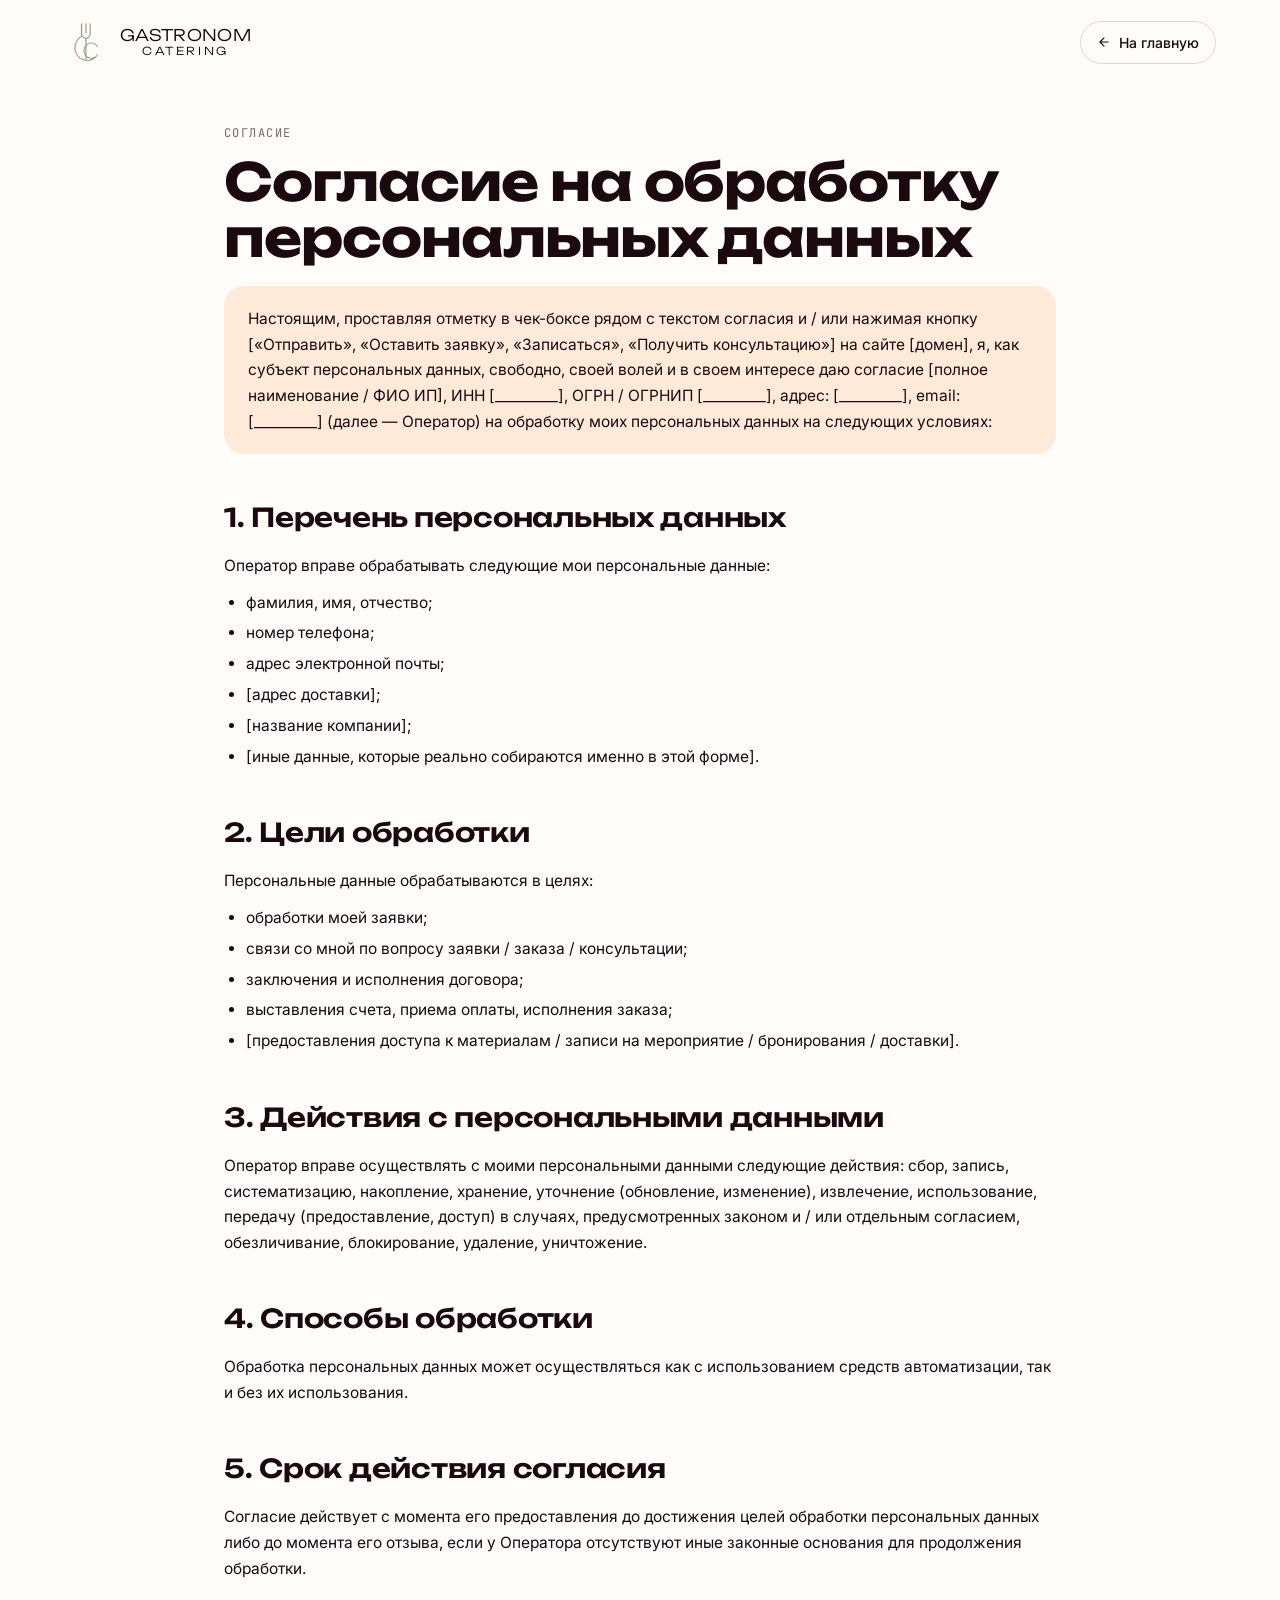
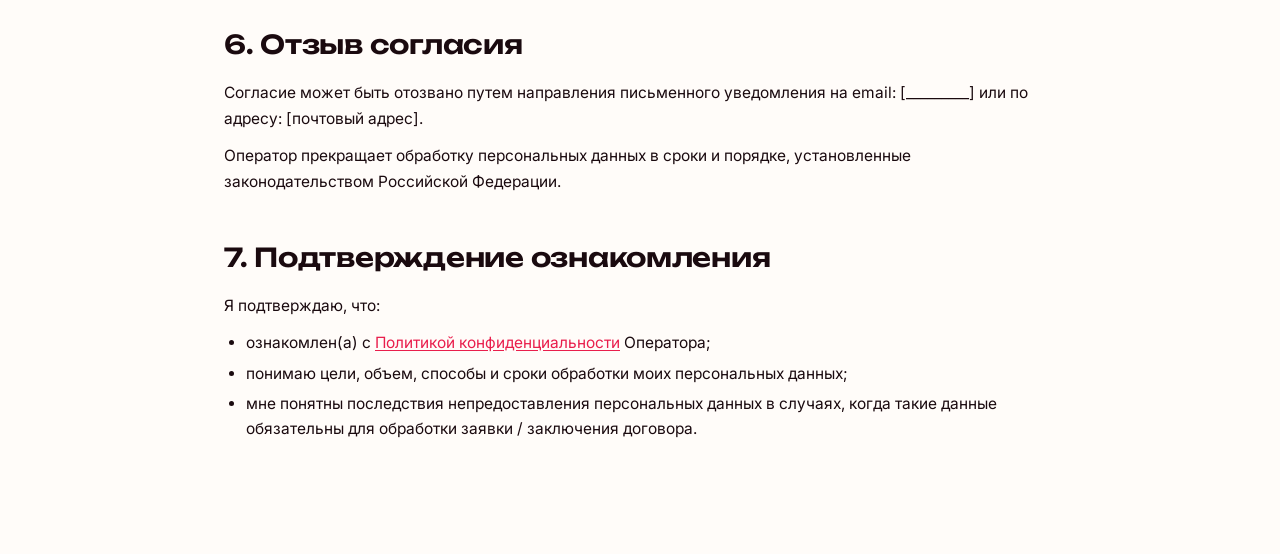
<file: personal-data.html>
<!DOCTYPE html>
<html lang="ru">
<head>
<meta charset="UTF-8" />
<meta name="viewport" content="width=device-width, initial-scale=1.0" />
<title>Согласие на обработку персональных данных — Gastronom Catering</title>
<meta name="description" content="Согласие на обработку персональных данных при направлении заявок через сайт Gastronom Catering.">
<meta name="robots" content="noindex">
<link rel="preconnect" href="https://fonts.googleapis.com">
<link rel="preconnect" href="https://fonts.gstatic.com" crossorigin>
<link href="https://fonts.googleapis.com/css2?family=Unbounded:wght@200;300;400;500;600;700;800;900&family=Inter:wght@400;500;600;700&family=JetBrains+Mono:wght@400;500&display=swap" rel="stylesheet">
<link rel="stylesheet" href="styles.css">
<style>
  .legal-page { max-width: 880px; margin: 0 auto; padding: 40px 24px 96px; }
  .legal-header {
    display: flex; align-items: center; justify-content: space-between; gap: 16px;
    padding: 20px 24px; max-width: 1200px; margin: 0 auto;
  }
  .legal-header .logo {
    display: flex; align-items: center; gap: 12px; text-decoration: none; color: var(--ink);
  }
  .legal-header .logo img { height: 44px; width: auto; display: block; }
  .legal-back {
    display: inline-flex; align-items: center; gap: 8px;
    padding: 10px 16px; border-radius: 999px;
    border: 1.5px solid var(--ink-15); color: var(--ink);
    font-size: 14px; font-weight: 500; transition: border-color .18s, color .18s;
  }
  .legal-back:hover { border-color: var(--raspberry); color: var(--raspberry); }
  .legal-back svg { width: 14px; height: 14px; }

  .legal-meta {
    font-family: 'JetBrains Mono', monospace;
    font-size: 12px; text-transform: uppercase; letter-spacing: 0.12em;
    color: var(--ink-60); margin-bottom: 12px;
  }
  .legal-title {
    font-family: 'Unbounded', sans-serif;
    font-weight: 700; letter-spacing: -0.02em; line-height: 1.08;
    font-size: clamp(32px, 4.2vw, 52px);
    margin-bottom: 20px;
  }

  .legal-page h2 {
    font-family: 'Unbounded', sans-serif;
    font-weight: 600; letter-spacing: -0.01em;
    font-size: clamp(20px, 2.1vw, 26px);
    margin: 44px 0 16px;
  }
  .legal-page p { font-size: 15.5px; line-height: 1.65; color: var(--ink); margin-bottom: 12px; }
  .legal-page ul { padding-left: 22px; margin: 8px 0 16px; }
  .legal-page li { font-size: 15.5px; line-height: 1.6; color: var(--ink); margin-bottom: 6px; }
  .legal-page strong { font-weight: 600; }

  .legal-intro {
    background: var(--cream-100);
    border-radius: 20px;
    padding: 20px 24px;
    font-size: 15px; line-height: 1.65; color: var(--ink);
    margin-bottom: 32px;
  }
  .legal-page a.inline-link { color: var(--raspberry); text-decoration: underline; text-underline-offset: 2px; }
  .legal-page a.inline-link:hover { color: var(--raspberry-dark); }

  @media (max-width: 560px) {
    .legal-header { padding: 16px; }
    .legal-header .logo img { height: 36px; }
    .legal-back .legal-back-label { display: none; }
    .legal-page { padding: 24px 18px 64px; }
  }
</style>
</head>
<body>
  <header class="legal-header">
    <a href="./" class="logo">
      <img src="./images/logo.png" alt="Gastronom Catering">
      <span class="logo-text">
        <span class="logo-text-main">GASTRONOM</span>
        <span class="logo-text-sub">CATERING</span>
      </span>
    </a>
    <a href="./" class="legal-back">
      <svg viewBox="0 0 24 24" fill="none" stroke="currentColor" stroke-width="2" stroke-linecap="round" stroke-linejoin="round"><path d="M19 12H5M12 19l-7-7 7-7"/></svg>
      <span class="legal-back-label">На главную</span>
    </a>
  </header>

  <main class="legal-page">
    <div class="legal-meta">Согласие</div>
    <h1 class="legal-title">Согласие на обработку персональных данных</h1>

    <p class="legal-intro">
      Настоящим, проставляя отметку в чек-боксе рядом с текстом согласия и / или нажимая кнопку
      [«Отправить», «Оставить заявку», «Записаться», «Получить консультацию»] на сайте [домен],
      я, как субъект персональных данных, свободно, своей волей и в своем интересе даю согласие
      [полное наименование / ФИО ИП], ИНН [_________], ОГРН / ОГРНИП [_________],
      адрес: [_________], email: [_________] (далее — Оператор)
      на обработку моих персональных данных на следующих условиях:
    </p>

    <h2>1. Перечень персональных данных</h2>
    <p>Оператор вправе обрабатывать следующие мои персональные данные:</p>
    <ul>
      <li>фамилия, имя, отчество;</li>
      <li>номер телефона;</li>
      <li>адрес электронной почты;</li>
      <li>[адрес доставки];</li>
      <li>[название компании];</li>
      <li>[иные данные, которые реально собираются именно в этой форме].</li>
    </ul>

    <h2>2. Цели обработки</h2>
    <p>Персональные данные обрабатываются в целях:</p>
    <ul>
      <li>обработки моей заявки;</li>
      <li>связи со мной по вопросу заявки / заказа / консультации;</li>
      <li>заключения и исполнения договора;</li>
      <li>выставления счета, приема оплаты, исполнения заказа;</li>
      <li>[предоставления доступа к материалам / записи на мероприятие / бронирования / доставки].</li>
    </ul>

    <h2>3. Действия с персональными данными</h2>
    <p>
      Оператор вправе осуществлять с моими персональными данными следующие действия:
      сбор, запись, систематизацию, накопление, хранение, уточнение (обновление, изменение),
      извлечение, использование, передачу (предоставление, доступ) в случаях, предусмотренных
      законом и / или отдельным согласием, обезличивание, блокирование, удаление, уничтожение.
    </p>

    <h2>4. Способы обработки</h2>
    <p>Обработка персональных данных может осуществляться как с использованием средств автоматизации, так и без их использования.</p>

    <h2>5. Срок действия согласия</h2>
    <p>
      Согласие действует с момента его предоставления до достижения целей обработки персональных данных
      либо до момента его отзыва, если у Оператора отсутствуют иные законные основания для продолжения обработки.
    </p>

    <h2>6. Отзыв согласия</h2>
    <p>
      Согласие может быть отозвано путем направления письменного уведомления на email: [_________]
      или по адресу: [почтовый адрес].
    </p>
    <p>
      Оператор прекращает обработку персональных данных в сроки и порядке, установленные
      законодательством Российской Федерации.
    </p>

    <h2>7. Подтверждение ознакомления</h2>
    <p>Я подтверждаю, что:</p>
    <ul>
      <li>ознакомлен(а) с <a href="./privacy-policy.html" class="inline-link">Политикой конфиденциальности</a> Оператора;</li>
      <li>понимаю цели, объем, способы и сроки обработки моих персональных данных;</li>
      <li>мне понятны последствия непредоставления персональных данных в случаях, когда такие данные обязательны для обработки заявки / заключения договора.</li>
    </ul>
  </main>
</body>
</html>
</file>
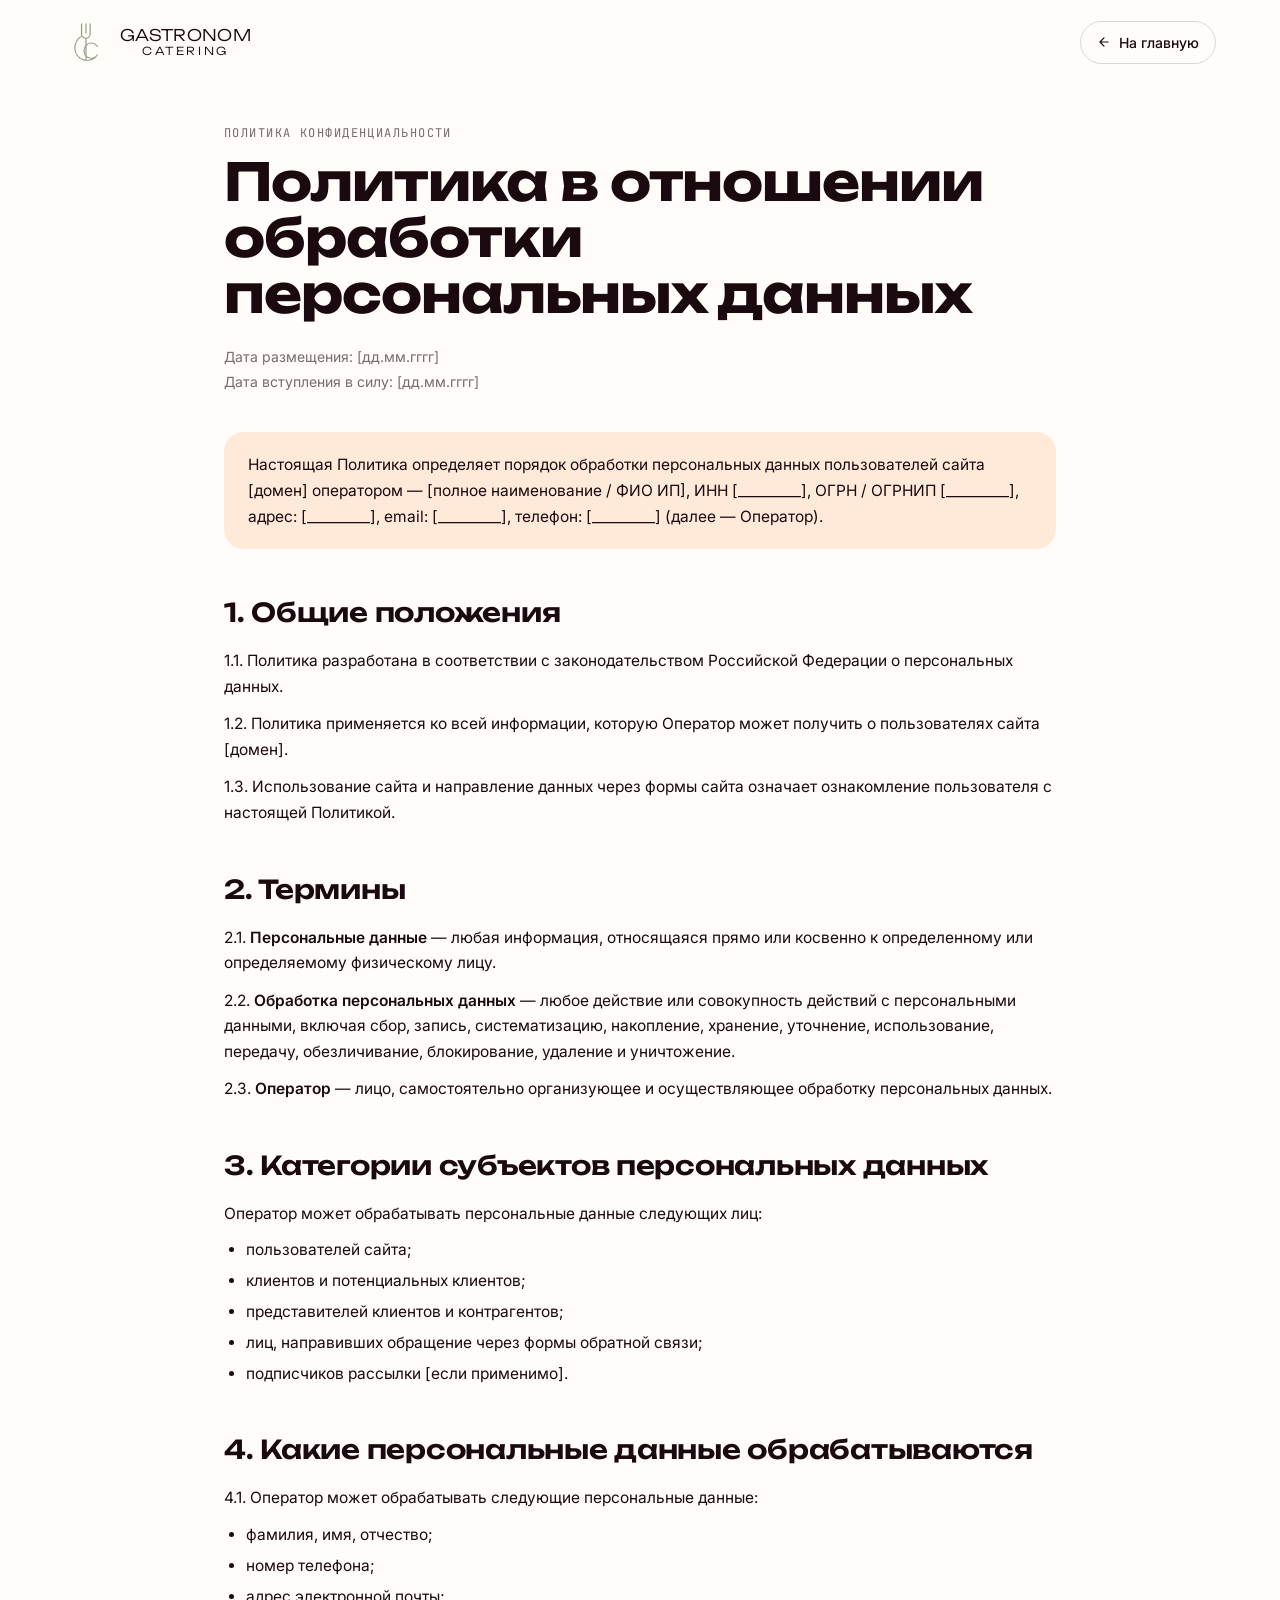
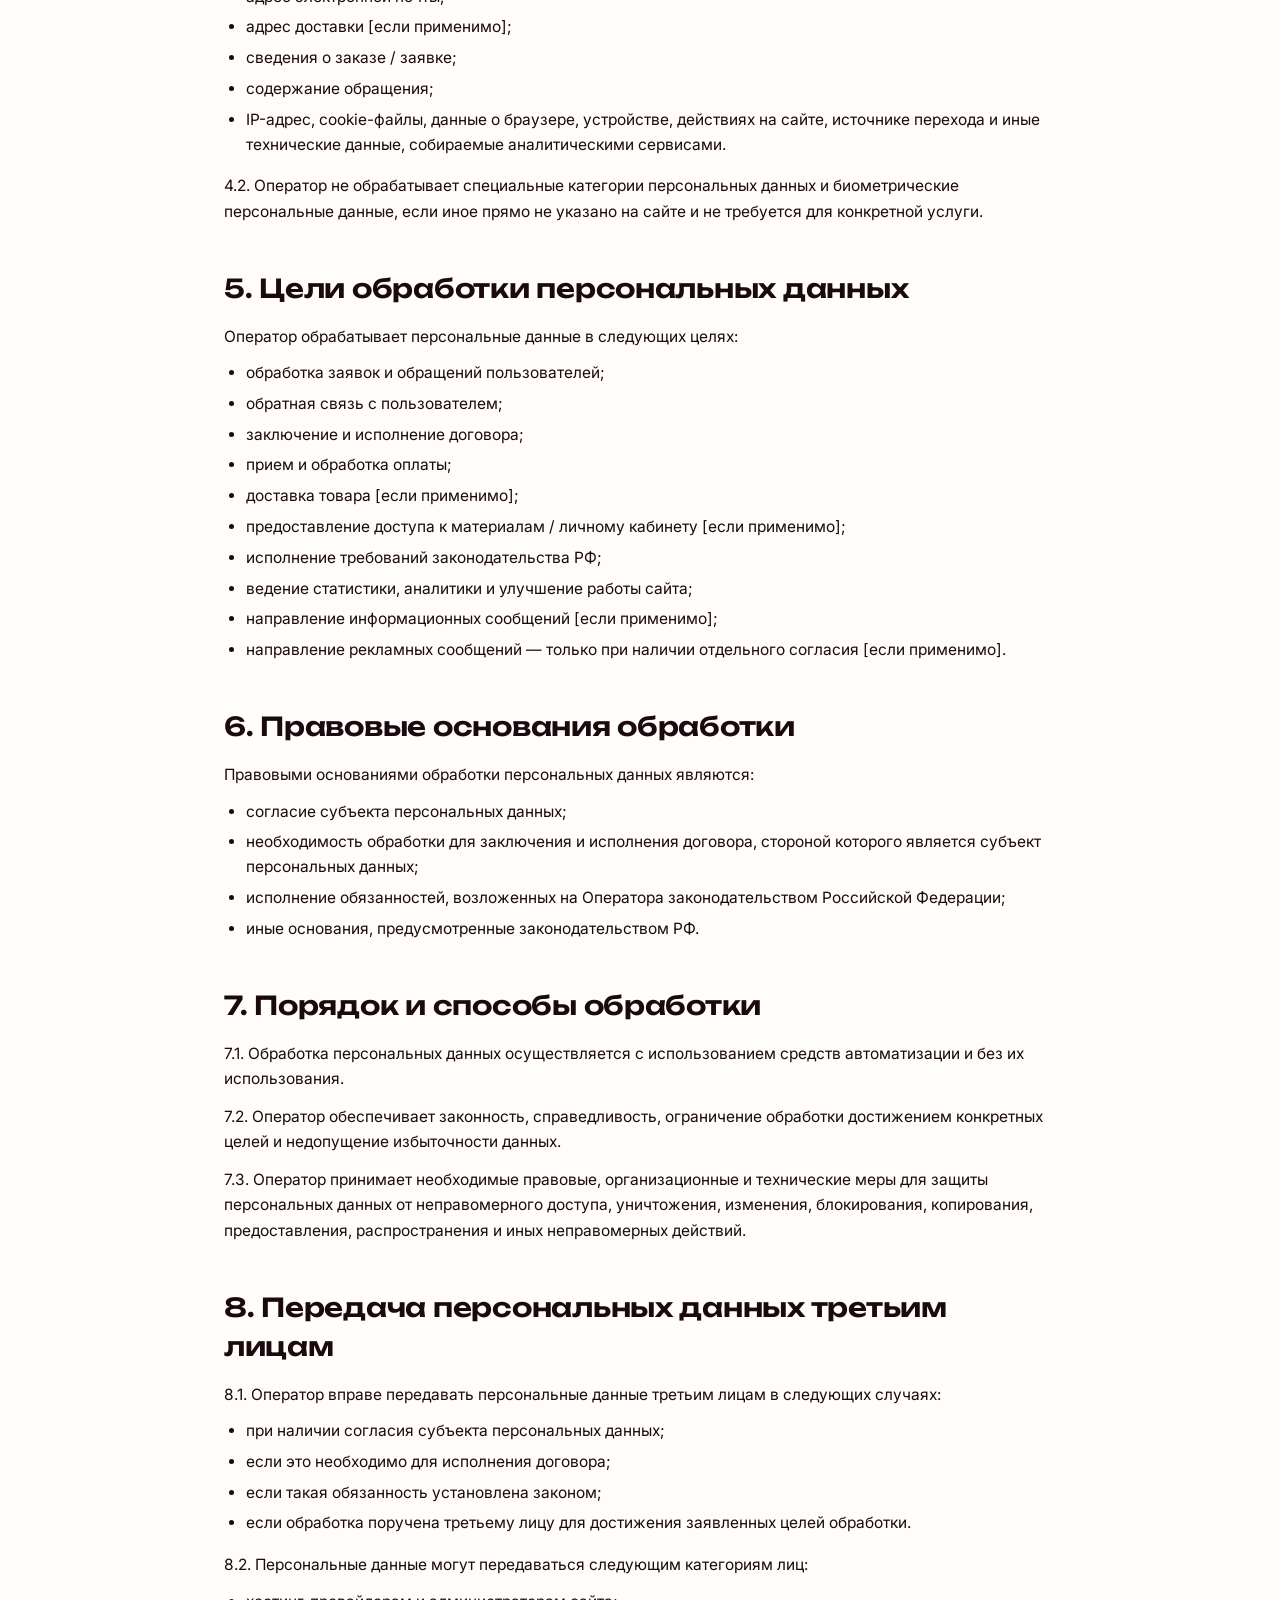
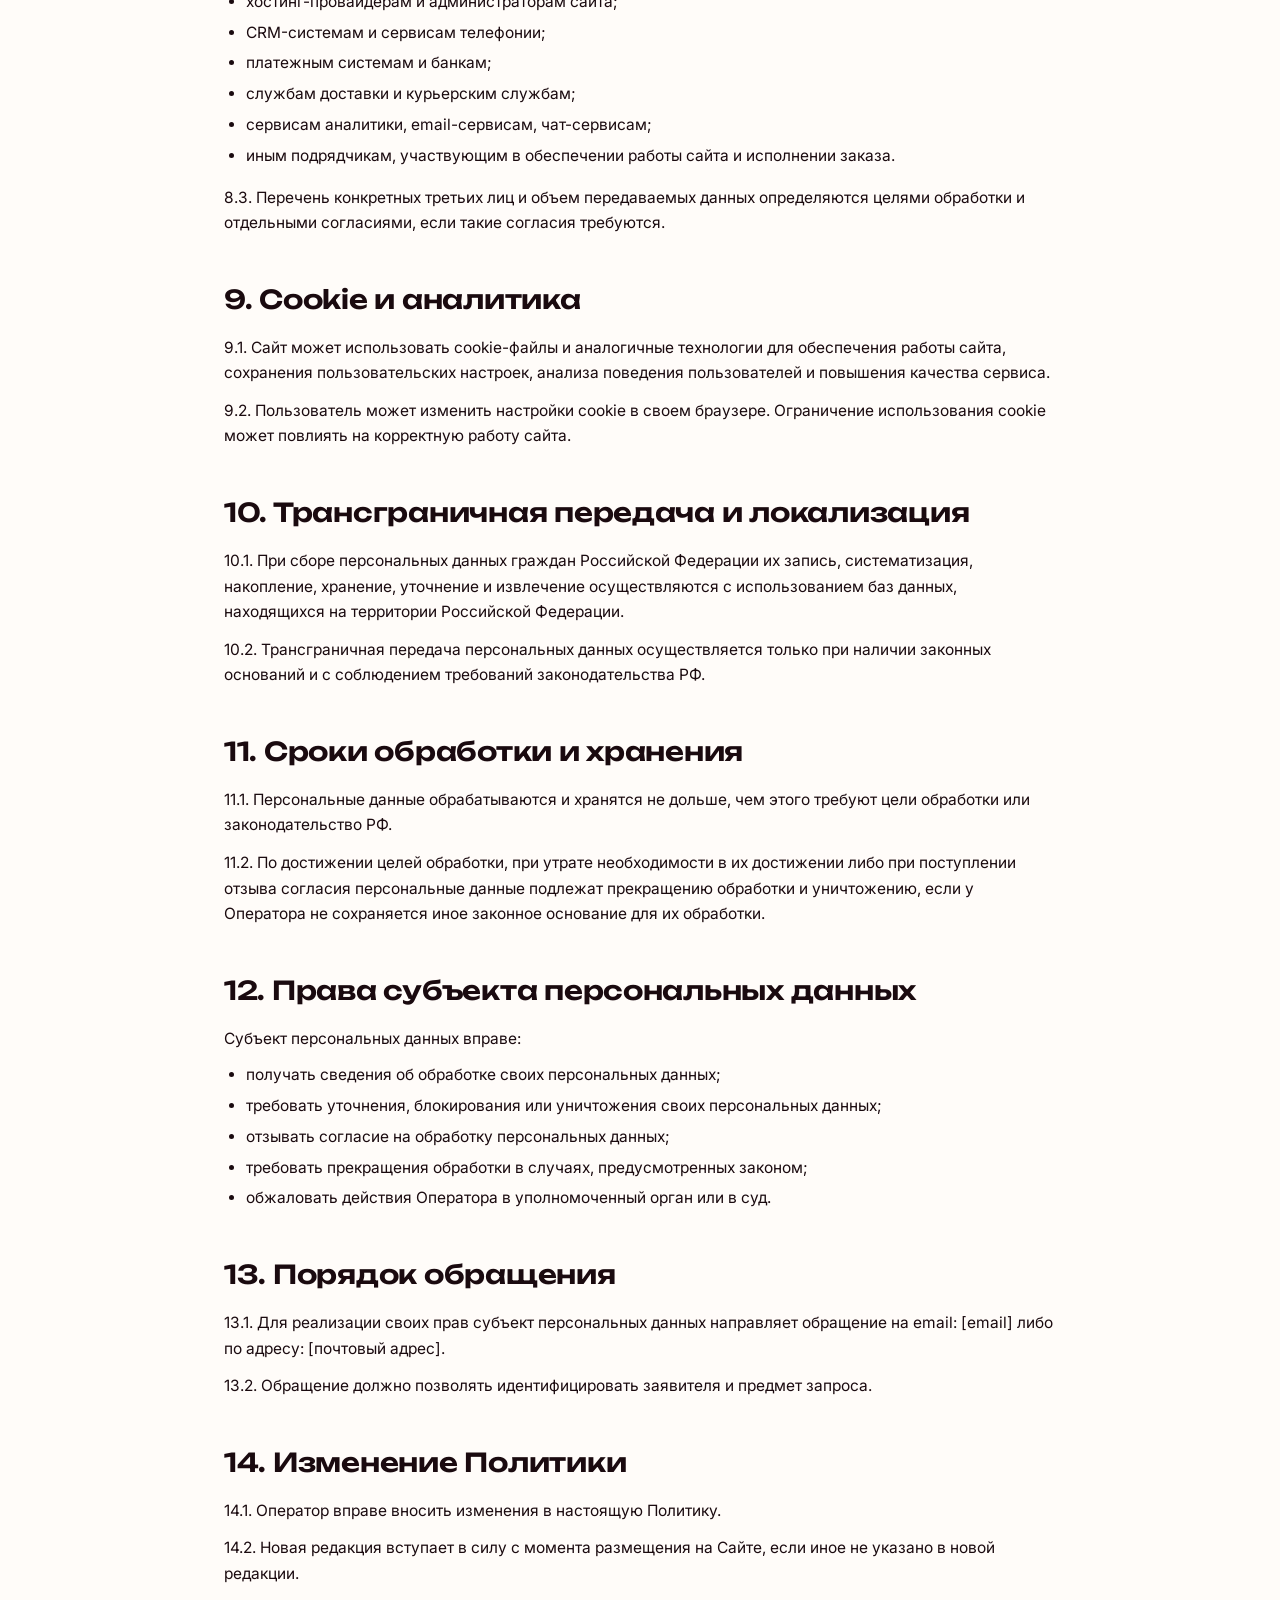
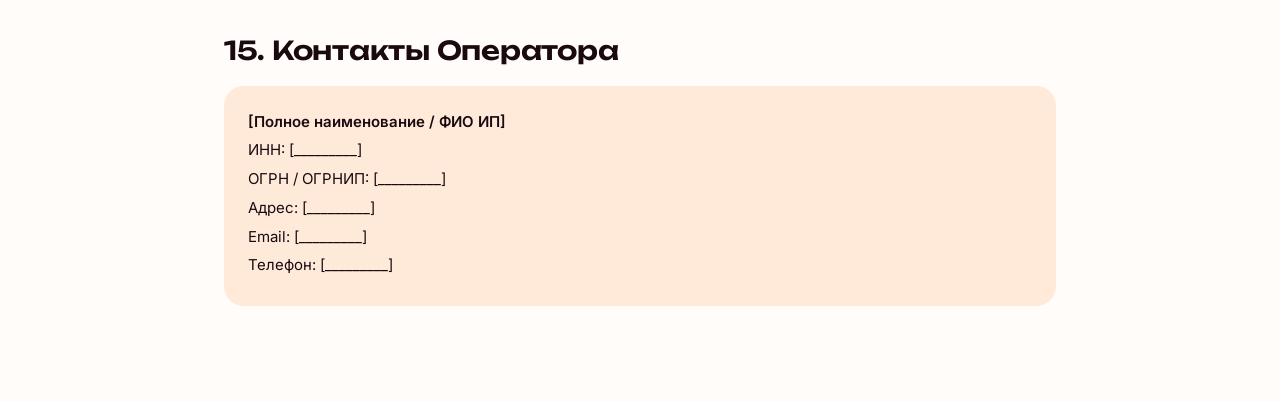
<file: privacy-policy.html>
<!DOCTYPE html>
<html lang="ru">
<head>
<meta charset="UTF-8" />
<meta name="viewport" content="width=device-width, initial-scale=1.0" />
<title>Политика конфиденциальности — Gastronom Catering</title>
<meta name="description" content="Политика в отношении обработки персональных данных на сайте Gastronom Catering.">
<meta name="robots" content="noindex">
<link rel="preconnect" href="https://fonts.googleapis.com">
<link rel="preconnect" href="https://fonts.gstatic.com" crossorigin>
<link href="https://fonts.googleapis.com/css2?family=Unbounded:wght@200;300;400;500;600;700;800;900&family=Inter:wght@400;500;600;700&family=JetBrains+Mono:wght@400;500&display=swap" rel="stylesheet">
<link rel="stylesheet" href="styles.css">
<style>
  .legal-page { max-width: 880px; margin: 0 auto; padding: 40px 24px 96px; }
  .legal-header {
    display: flex; align-items: center; justify-content: space-between; gap: 16px;
    padding: 20px 24px; max-width: 1200px; margin: 0 auto;
  }
  .legal-header .logo {
    display: flex; align-items: center; gap: 12px; text-decoration: none; color: var(--ink);
  }
  .legal-header .logo img { height: 44px; width: auto; display: block; }
  .legal-back {
    display: inline-flex; align-items: center; gap: 8px;
    padding: 10px 16px; border-radius: 999px;
    border: 1.5px solid var(--ink-15); color: var(--ink);
    font-size: 14px; font-weight: 500; transition: border-color .18s, color .18s;
  }
  .legal-back:hover { border-color: var(--raspberry); color: var(--raspberry); }
  .legal-back svg { width: 14px; height: 14px; }

  .legal-meta {
    font-family: 'JetBrains Mono', monospace;
    font-size: 12px; text-transform: uppercase; letter-spacing: 0.12em;
    color: var(--ink-60); margin-bottom: 12px;
  }
  .legal-title {
    font-family: 'Unbounded', sans-serif;
    font-weight: 700; letter-spacing: -0.02em; line-height: 1.08;
    font-size: clamp(32px, 4.2vw, 52px);
    margin-bottom: 20px;
  }
  .legal-subtitle {
    font-size: 15px; color: var(--ink-60); line-height: 1.55; margin-bottom: 8px;
  }
  .legal-dates { margin: 24px 0 40px; font-size: 14px; color: var(--ink-60); }
  .legal-dates div + div { margin-top: 4px; }

  .legal-page h2 {
    font-family: 'Unbounded', sans-serif;
    font-weight: 600; letter-spacing: -0.01em;
    font-size: clamp(20px, 2.1vw, 26px);
    margin: 44px 0 16px;
  }
  .legal-page p { font-size: 15.5px; line-height: 1.65; color: var(--ink); margin-bottom: 12px; }
  .legal-page ul { padding-left: 22px; margin: 8px 0 16px; }
  .legal-page li { font-size: 15.5px; line-height: 1.6; color: var(--ink); margin-bottom: 6px; }
  .legal-page strong { font-weight: 600; }

  .legal-intro {
    background: var(--cream-100);
    border-radius: 20px;
    padding: 20px 24px;
    font-size: 15px; line-height: 1.6; color: var(--ink);
    margin-bottom: 32px;
  }

  .legal-contacts {
    background: var(--cream-100);
    border-radius: 20px;
    padding: 24px;
    margin-top: 16px;
    font-size: 15px; line-height: 1.65;
  }
  .legal-contacts div { margin-bottom: 4px; }

  @media (max-width: 560px) {
    .legal-header { padding: 16px; }
    .legal-header .logo img { height: 36px; }
    .legal-back .legal-back-label { display: none; }
    .legal-page { padding: 24px 18px 64px; }
  }
</style>
</head>
<body>
  <header class="legal-header">
    <a href="./" class="logo">
      <img src="./images/logo.png" alt="Gastronom Catering">
      <span class="logo-text">
        <span class="logo-text-main">GASTRONOM</span>
        <span class="logo-text-sub">CATERING</span>
      </span>
    </a>
    <a href="./" class="legal-back">
      <svg viewBox="0 0 24 24" fill="none" stroke="currentColor" stroke-width="2" stroke-linecap="round" stroke-linejoin="round"><path d="M19 12H5M12 19l-7-7 7-7"/></svg>
      <span class="legal-back-label">На главную</span>
    </a>
  </header>

  <main class="legal-page">
    <div class="legal-meta">Политика конфиденциальности</div>
    <h1 class="legal-title">Политика в отношении обработки персональных данных</h1>

    <div class="legal-dates">
      <div>Дата размещения: [дд.мм.гггг]</div>
      <div>Дата вступления в силу: [дд.мм.гггг]</div>
    </div>

    <p class="legal-intro">
      Настоящая Политика определяет порядок обработки персональных данных пользователей сайта [домен] оператором —
      [полное наименование / ФИО ИП], ИНН [_________], ОГРН / ОГРНИП [_________], адрес: [_________],
      email: [_________], телефон: [_________] (далее — Оператор).
    </p>

    <h2>1. Общие положения</h2>
    <p>1.1. Политика разработана в соответствии с законодательством Российской Федерации о персональных данных.</p>
    <p>1.2. Политика применяется ко всей информации, которую Оператор может получить о пользователях сайта [домен].</p>
    <p>1.3. Использование сайта и направление данных через формы сайта означает ознакомление пользователя с настоящей Политикой.</p>

    <h2>2. Термины</h2>
    <p>2.1. <strong>Персональные данные</strong> — любая информация, относящаяся прямо или косвенно к определенному или определяемому физическому лицу.</p>
    <p>2.2. <strong>Обработка персональных данных</strong> — любое действие или совокупность действий с персональными данными, включая сбор, запись, систематизацию, накопление, хранение, уточнение, использование, передачу, обезличивание, блокирование, удаление и уничтожение.</p>
    <p>2.3. <strong>Оператор</strong> — лицо, самостоятельно организующее и осуществляющее обработку персональных данных.</p>

    <h2>3. Категории субъектов персональных данных</h2>
    <p>Оператор может обрабатывать персональные данные следующих лиц:</p>
    <ul>
      <li>пользователей сайта;</li>
      <li>клиентов и потенциальных клиентов;</li>
      <li>представителей клиентов и контрагентов;</li>
      <li>лиц, направивших обращение через формы обратной связи;</li>
      <li>подписчиков рассылки [если применимо].</li>
    </ul>

    <h2>4. Какие персональные данные обрабатываются</h2>
    <p>4.1. Оператор может обрабатывать следующие персональные данные:</p>
    <ul>
      <li>фамилия, имя, отчество;</li>
      <li>номер телефона;</li>
      <li>адрес электронной почты;</li>
      <li>адрес доставки [если применимо];</li>
      <li>сведения о заказе / заявке;</li>
      <li>содержание обращения;</li>
      <li>IP-адрес, cookie-файлы, данные о браузере, устройстве, действиях на сайте, источнике перехода и иные технические данные, собираемые аналитическими сервисами.</li>
    </ul>
    <p>4.2. Оператор не обрабатывает специальные категории персональных данных и биометрические персональные данные, если иное прямо не указано на сайте и не требуется для конкретной услуги.</p>

    <h2>5. Цели обработки персональных данных</h2>
    <p>Оператор обрабатывает персональные данные в следующих целях:</p>
    <ul>
      <li>обработка заявок и обращений пользователей;</li>
      <li>обратная связь с пользователем;</li>
      <li>заключение и исполнение договора;</li>
      <li>прием и обработка оплаты;</li>
      <li>доставка товара [если применимо];</li>
      <li>предоставление доступа к материалам / личному кабинету [если применимо];</li>
      <li>исполнение требований законодательства РФ;</li>
      <li>ведение статистики, аналитики и улучшение работы сайта;</li>
      <li>направление информационных сообщений [если применимо];</li>
      <li>направление рекламных сообщений — только при наличии отдельного согласия [если применимо].</li>
    </ul>

    <h2>6. Правовые основания обработки</h2>
    <p>Правовыми основаниями обработки персональных данных являются:</p>
    <ul>
      <li>согласие субъекта персональных данных;</li>
      <li>необходимость обработки для заключения и исполнения договора, стороной которого является субъект персональных данных;</li>
      <li>исполнение обязанностей, возложенных на Оператора законодательством Российской Федерации;</li>
      <li>иные основания, предусмотренные законодательством РФ.</li>
    </ul>

    <h2>7. Порядок и способы обработки</h2>
    <p>7.1. Обработка персональных данных осуществляется с использованием средств автоматизации и без их использования.</p>
    <p>7.2. Оператор обеспечивает законность, справедливость, ограничение обработки достижением конкретных целей и недопущение избыточности данных.</p>
    <p>7.3. Оператор принимает необходимые правовые, организационные и технические меры для защиты персональных данных от неправомерного доступа, уничтожения, изменения, блокирования, копирования, предоставления, распространения и иных неправомерных действий.</p>

    <h2>8. Передача персональных данных третьим лицам</h2>
    <p>8.1. Оператор вправе передавать персональные данные третьим лицам в следующих случаях:</p>
    <ul>
      <li>при наличии согласия субъекта персональных данных;</li>
      <li>если это необходимо для исполнения договора;</li>
      <li>если такая обязанность установлена законом;</li>
      <li>если обработка поручена третьему лицу для достижения заявленных целей обработки.</li>
    </ul>
    <p>8.2. Персональные данные могут передаваться следующим категориям лиц:</p>
    <ul>
      <li>хостинг-провайдерам и администраторам сайта;</li>
      <li>CRM-системам и сервисам телефонии;</li>
      <li>платежным системам и банкам;</li>
      <li>службам доставки и курьерским службам;</li>
      <li>сервисам аналитики, email-сервисам, чат-сервисам;</li>
      <li>иным подрядчикам, участвующим в обеспечении работы сайта и исполнении заказа.</li>
    </ul>
    <p>8.3. Перечень конкретных третьих лиц и объем передаваемых данных определяются целями обработки и отдельными согласиями, если такие согласия требуются.</p>

    <h2>9. Cookie и аналитика</h2>
    <p>9.1. Сайт может использовать cookie-файлы и аналогичные технологии для обеспечения работы сайта, сохранения пользовательских настроек, анализа поведения пользователей и повышения качества сервиса.</p>
    <p>9.2. Пользователь может изменить настройки cookie в своем браузере. Ограничение использования cookie может повлиять на корректную работу сайта.</p>

    <h2>10. Трансграничная передача и локализация</h2>
    <p>10.1. При сборе персональных данных граждан Российской Федерации их запись, систематизация, накопление, хранение, уточнение и извлечение осуществляются с использованием баз данных, находящихся на территории Российской Федерации.</p>
    <p>10.2. Трансграничная передача персональных данных осуществляется только при наличии законных оснований и с соблюдением требований законодательства РФ.</p>

    <h2>11. Сроки обработки и хранения</h2>
    <p>11.1. Персональные данные обрабатываются и хранятся не дольше, чем этого требуют цели обработки или законодательство РФ.</p>
    <p>11.2. По достижении целей обработки, при утрате необходимости в их достижении либо при поступлении отзыва согласия персональные данные подлежат прекращению обработки и уничтожению, если у Оператора не сохраняется иное законное основание для их обработки.</p>

    <h2>12. Права субъекта персональных данных</h2>
    <p>Субъект персональных данных вправе:</p>
    <ul>
      <li>получать сведения об обработке своих персональных данных;</li>
      <li>требовать уточнения, блокирования или уничтожения своих персональных данных;</li>
      <li>отзывать согласие на обработку персональных данных;</li>
      <li>требовать прекращения обработки в случаях, предусмотренных законом;</li>
      <li>обжаловать действия Оператора в уполномоченный орган или в суд.</li>
    </ul>

    <h2>13. Порядок обращения</h2>
    <p>13.1. Для реализации своих прав субъект персональных данных направляет обращение на email: [email] либо по адресу: [почтовый адрес].</p>
    <p>13.2. Обращение должно позволять идентифицировать заявителя и предмет запроса.</p>

    <h2>14. Изменение Политики</h2>
    <p>14.1. Оператор вправе вносить изменения в настоящую Политику.</p>
    <p>14.2. Новая редакция вступает в силу с момента размещения на Сайте, если иное не указано в новой редакции.</p>

    <h2>15. Контакты Оператора</h2>
    <div class="legal-contacts">
      <div><strong>[Полное наименование / ФИО ИП]</strong></div>
      <div>ИНН: [_________]</div>
      <div>ОГРН / ОГРНИП: [_________]</div>
      <div>Адрес: [_________]</div>
      <div>Email: [_________]</div>
      <div>Телефон: [_________]</div>
    </div>
  </main>
</body>
</html>
</file>
<file: styles.css>
:root {
    --raspberry: #E91E4C;
    --raspberry-dark: #B8143A;
    --raspberry-soft: #F4557A;
    --yellow: #FFEB69;
    --yellow-soft: #FFF4A8;

    --cream-50: #FFFCF9;
    --cream-100: #FFEADA;
    --cream-200: #FFD9C2;
    --cream-300: #FFEB69;

    --peach: #FFD9C2;
    --coral: #F4557A;
    --tomato: #E91E4C;
    --brick: #B8143A;

    --ink: #1A0A0F;
    --ink-60: rgba(26, 10, 15, 0.6);
    --ink-40: rgba(26, 10, 15, 0.4);
    --ink-15: rgba(26, 10, 15, 0.15);
    --ink-08: rgba(26, 10, 15, 0.08);
  }
  * { box-sizing: border-box; margin: 0; padding: 0; }
  html, body {
    background: var(--cream-50);
    color: var(--ink);
    font-family: 'Inter', system-ui, sans-serif;
    font-size: 16px;
    line-height: 1.5;
    -webkit-font-smoothing: antialiased;
    overflow-x: clip;
    overflow-y: auto;
    width: 100%;
    max-width: 100vw;
  }
  section { overflow-x: clip; }
  button { font-family: inherit; cursor: pointer; border: none; background: none; color: inherit; }
  a { color: inherit; text-decoration: none; }
  .display { font-family: 'Unbounded', 'Inter', sans-serif; letter-spacing: -0.02em; line-height: 1; font-weight: 700; }
  .mono { font-family: 'JetBrains Mono', monospace; }

  .accent { color: var(--raspberry); }
  .accent-italic { color: var(--raspberry); font-style: italic; font-weight: 600; }

  /* Placeholder */
  .ph {
    position: relative; overflow: hidden;
    background:
      repeating-linear-gradient(135deg, rgba(28,20,15,0.05) 0 1px, transparent 1px 14px),
      linear-gradient(135deg, var(--cream-200), var(--cream-300));
    display: flex; align-items: flex-end; justify-content: flex-start;
  }
  .ph .ph-label {
    font-family: 'JetBrains Mono', monospace;
    font-size: 11px; text-transform: uppercase; letter-spacing: 0.1em;
    color: var(--ink-60); padding: 10px 12px;
    background: rgba(255, 249, 241, 0.7); backdrop-filter: blur(6px);
    border-top-right-radius: 10px;
  }
  .ph.coral {
    background:
      repeating-linear-gradient(135deg, rgba(255,255,255,0.18) 0 1px, transparent 1px 14px),
      linear-gradient(135deg, var(--coral), var(--tomato));
  }
  .ph.peach {
    background:
      repeating-linear-gradient(135deg, rgba(28,20,15,0.06) 0 1px, transparent 1px 14px),
      linear-gradient(135deg, var(--peach), var(--coral));
  }

  .glass {
    background: rgba(255, 249, 241, 0.55);
    backdrop-filter: blur(14px) saturate(1.3);
    -webkit-backdrop-filter: blur(14px) saturate(1.3);
    border: 1px solid rgba(255, 255, 255, 0.5);
    box-shadow: 0 1px 0 rgba(255,255,255,0.7) inset, 0 8px 24px rgba(28,20,15,0.06);
  }
  .glass-dark {
    background: rgba(28, 20, 15, 0.45);
    backdrop-filter: blur(14px) saturate(1.3);
    -webkit-backdrop-filter: blur(14px) saturate(1.3);
    border: 1px solid rgba(255, 255, 255, 0.12);
    color: #FFF9F1;
  }

  /* Container — fluid padding */
  .wrap {
    max-width: 1360px; margin: 0 auto;
    padding: 0 clamp(16px, 3.2vw, 32px);
  }

  /* Nav */
  .nav {
    position: sticky; top: 12px; z-index: 50;
    margin: 12px auto 0;
    padding: 0 clamp(12px, 3.2vw, 32px);
  }
  .nav-inner {
    display: flex; align-items: center; justify-content: space-between;
    padding: 10px 10px 10px 20px;
    border-radius: 999px;
    max-width: 1296px; margin: 0 auto;
    gap: 12px;
    background: var(--cream-50);
  }
  .logo {
    display: flex; align-items: center; gap: 10px;
    font-family: 'Unbounded', sans-serif;
    font-weight: 300; letter-spacing: 0.02em;
  }
  .logo-text { display: flex; flex-direction: column; line-height: 1.05; align-items: center; text-align: center; }
  .logo-text-main { font-size: 16px; font-weight: 300; }
  .logo-text-sub { font-size: 11px; font-weight: 300; letter-spacing: 0.24em; margin-top: 2px; }
  .logo-img {
    height: 44px; width: auto; display: block;
    flex-shrink: 0;
  }
  @media (max-width: 560px) {
    .logo-img { height: 52px; }
    .logo-text-main { font-size: 14px; }
    .logo-text-sub { font-size: 10px; }
  }
  .nav-links { display: flex; gap: 4px; }
  .nav-links a {
    padding: 10px 14px; border-radius: 999px;
    font-size: 14px; font-weight: 500; transition: background .2s;
  }
  .nav-links a:hover { background: var(--ink-08); }
  .nav-cta {
    display: inline-flex; align-items: center; gap: 8px;
    padding: 12px 20px;
    background: var(--ink); color: var(--cream-50);
    border-radius: 999px; font-weight: 600; font-size: 14px;
    transition: transform .2s, background .2s;
    white-space: nowrap;
  }
  .nav-phone {
    display: inline-flex; align-items: center; gap: 8px;
    padding: 10px 14px;
    font-family: 'Inter', sans-serif;
    font-size: 15px; font-weight: 400;
    color: var(--ink);
    border-radius: 999px;
    white-space: nowrap;
    transition: background .2s;
  }
  .nav-phone:hover { background: var(--ink-08); }
  .online-dot {
    width: 8px; height: 8px; border-radius: 999px;
    background: #3FB56A;
    box-shadow: 0 0 0 3px rgba(63, 181, 106, 0.22), 0 0 8px rgba(63, 181, 106, 0.6);
    animation: pulse-green 2s ease-in-out infinite;
    flex-shrink: 0;
  }
  @keyframes pulse-green {
    0%, 100% { box-shadow: 0 0 0 3px rgba(63, 181, 106, 0.22), 0 0 8px rgba(63, 181, 106, 0.6); }
    50% { box-shadow: 0 0 0 5px rgba(63, 181, 106, 0.12), 0 0 12px rgba(63, 181, 106, 0.8); }
  }
  @media (max-width: 720px) { .nav-phone { display: none; } }
  .nav-cta:hover { transform: translateY(-1px); background: var(--raspberry); }
  .nav-burger {
    display: none;
    width: 44px; height: 44px; border-radius: 999px;
    background: var(--ink); color: var(--cream-50);
    align-items: center; justify-content: center;
    flex-shrink: 0;
  }
  .nav-burger svg { width: 18px; height: 18px; }

  /* Mobile menu drawer */
  .mobile-menu {
    position: fixed; inset: 0; z-index: 100;
    background: rgba(26, 10, 15, 0.96);
    backdrop-filter: blur(18px);
    color: var(--cream-50);
    padding: 80px 24px 32px;
    display: none;
    flex-direction: column;
    gap: 6px;
  }
  .mobile-menu.on { display: flex; }
  .mobile-menu a {
    font-family: 'Unbounded', sans-serif;
    font-size: 28px; font-weight: 500;
    padding: 14px 0;
    border-bottom: 1px solid rgba(255,255,255,0.08);
    letter-spacing: -0.02em;
  }
  .mobile-menu .close {
    position: absolute; top: 24px; right: 24px;
    width: 44px; height: 44px; border-radius: 999px;
    background: rgba(255,255,255,0.1); color: white;
    display: flex; align-items: center; justify-content: center;
  }
  .mobile-menu .cta-row {
    margin-top: auto; display: flex; flex-direction: column; gap: 10px; padding-top: 24px;
  }

  @media (max-width: 860px) {
    .nav-links { display: none; }
  }
  @media (max-width: 560px) {
    .nav-cta { display: none !important; }
    .nav-burger { display: inline-flex; }
    .mobile-menu a { font-size: 21px !important; }
    .mobile-menu .btn { font-size: 13px !important; padding: 12px 18px !important; }
    .hero-photo .hero-glass-plate {
      left: clamp(16px, 1.6vw, 22px) !important;
      right: clamp(16px, 1.6vw, 22px) !important;
      bottom: clamp(16px, 1.6vw, 22px) !important;
    }
  }

  /* Buttons */
  .btn {
    display: inline-flex; align-items: center; gap: 10px;
    padding: 16px 24px;
    border-radius: 999px;
    font-family: 'Unbounded', sans-serif;
    font-weight: 600; font-size: 14px;
    letter-spacing: -0.005em;
    transition: transform .15s, box-shadow .2s, background .2s;
    white-space: nowrap;
  }
  .qty-face--add { font-family: 'Unbounded', sans-serif !important; letter-spacing: -0.005em !important; }
  .btn-primary {
    background: var(--raspberry); color: white;
    box-shadow: 0 10px 24px -8px rgba(233,30,76,0.55), inset 0 1px 0 rgba(255,255,255,0.3);
  }
  .btn-primary:hover { transform: translateY(-2px); box-shadow: 0 14px 30px -8px rgba(233,30,76,0.7), inset 0 1px 0 rgba(255,255,255,0.3); }
  .btn-primary:disabled,
  .btn-primary[disabled] {
    background: var(--ink-15) !important;
    color: var(--ink-60) !important;
    box-shadow: none !important;
    cursor: not-allowed !important;
    transform: none !important;
  }
  /* FinalCTA сидит на тёмном блоке — tint через --ink-15 на --ink = невидимо.
     Переопределяем disabled-стиль так, чтобы кнопка читалась на тёмном фоне. */
  .final-cta-submit:disabled,
  .final-cta-submit[disabled] {
    background: rgba(233, 30, 76, 0.45) !important;
    color: rgba(255, 255, 255, 0.7) !important;
    box-shadow: none !important;
    cursor: not-allowed !important;
    transform: none !important;
  }

  .cart-checkout-col {
    flex: 1 1 auto;
    min-width: 220px;
  }
  /* Sticky bar снизу drawer'а — кнопка "Оформить заказ" всегда на виду */
  .cart-checkout-bar {
    position: sticky;
    bottom: 16px;
    z-index: 5;
    box-shadow:
      0 16px 36px -14px rgba(28, 20, 15, 0.22),
      0 2px 0 rgba(255, 255, 255, 0.6) inset;
  }
  .cart-checkout-btn {
    width: 100%;
    padding: 14px 28px !important;
    font-size: 15px !important;
    justify-content: center;
  }
  .btn-ghost { background: transparent; color: var(--ink); border: 1.5px solid var(--ink-15); }
  .btn-ghost:hover { background: var(--ink); color: var(--cream-50); border-color: var(--ink); }
  .btn-light { background: var(--cream-50); color: var(--ink); box-shadow: 0 8px 20px -6px rgba(28,20,15,0.15); }
  .btn-light:hover { transform: translateY(-2px); }
  .hero-cta__ghost {
    background: rgba(26, 10, 15, 0.045) !important;
    border: 1px solid rgba(26, 10, 15, 0.07) !important;
    backdrop-filter: blur(10px) saturate(1.2) !important;
    -webkit-backdrop-filter: blur(10px) saturate(1.2) !important;
    box-shadow: inset 0 1px 0 rgba(255,255,255,0.65) !important;
    color: var(--ink) !important;
    min-width: 0 !important;
    padding: 14px 22px !important;
  }
  .hero-cta__ghost:hover { background: rgba(26, 10, 15, 0.07) !important; }

  .btn-glass {
    background: rgba(255, 249, 241, 0.55);
    backdrop-filter: blur(14px) saturate(1.3);
    -webkit-backdrop-filter: blur(14px) saturate(1.3);
    border: 1px solid rgba(255, 255, 255, 0.6);
    box-shadow: 0 1px 0 rgba(255,255,255,0.7) inset, 0 8px 20px -8px rgba(28,20,15,0.1);
    color: var(--ink);
    padding: 16px 56px;
    min-width: 180px;
    justify-content: center;
  }
  .btn-glass:hover { transform: translateY(-2px); background: rgba(255, 249, 241, 0.8); }

  @media (max-width: 560px) {
    .btn { padding: 14px 20px; font-size: 13px; }
  }

  /* Section headers */
  .sec-label {
    display: inline-flex; align-items: center; gap: 8px;
    font-family: 'JetBrains Mono', monospace;
    font-size: 12px; text-transform: uppercase; letter-spacing: 0.12em;
    color: var(--ink-60);
    padding: 6px 12px; border-radius: 999px;
    border: 1px dashed var(--ink-15);
  }
  .sec-label .dot { width: 7px; height: 7px; border-radius: 999px; background: var(--raspberry); }

  .icon-glow { filter: drop-shadow(0 0 1px #FF8383); }

  /* Hide spinner arrows on number inputs */
  input[type=number]::-webkit-inner-spin-button,
  input[type=number]::-webkit-outer-spin-button { -webkit-appearance: none; margin: 0; }
  input[type=number] { -moz-appearance: textfield; }

  /* Soft multi-direction shadow for all card-like containers (pills excluded) */
  .adv-card,
  .hero-photo,
  .formats-split > div:last-child,
  .calc-shell,
  .calc-shell .glass,
  .process-grid > div,
  .cta-split .glass-dark {
    box-shadow:
      6px -6px 24px -10px rgba(28,20,15,0.07),
      -6px 6px 24px -10px rgba(28,20,15,0.07),
      0 10px 30px -15px rgba(28,20,15,0.08) !important;
  }
  .calc-caret {
    display: inline-block;
    width: 3px;
    height: 60px;
    background: var(--tomato);
    margin-left: 6px;
    border-radius: 2px;
    vertical-align: middle;
    animation: blinkCaret 1s step-end infinite;
  }
  @keyframes blinkCaret { 50% { opacity: 0; } }
  .calc-people-label:focus-within .calc-caret { display: none; }

  .menu-card {
    box-shadow: none !important;
    transition: box-shadow .25s ease, transform .25s ease !important;
    cursor: pointer;
  }
  .menu-card:hover {
    transform: translateY(-2px);
    box-shadow:
      5px -5px 20px -8px rgba(28,20,15,0.14),
      -5px 5px 20px -8px rgba(28,20,15,0.14),
      0 14px 30px -12px rgba(28,20,15,0.18) !important;
  }

  /* Menu grid: 2 columns on mobile */
  @media (max-width: 640px) {
    .menu-grid { grid-template-columns: repeat(2, 1fr) !important; gap: 10px !important; }
    .menu-grid .menu-card > div:first-child { height: 150px !important; }
    .menu-grid .menu-card__body { padding: 12px !important; gap: 10px !important; }
    .menu-grid .menu-card__body > div:first-child { flex-direction: column !important; align-items: flex-start !important; gap: 4px !important; }
    .menu-grid .menu-card__body > div:first-child > div:first-child { font-size: 13px !important; }
    .menu-grid .menu-card__body > div:first-child > div:last-child { font-size: 13px !important; }
    .menu-grid .menu-card--all { min-height: 0 !important; padding: 18px !important; gap: 10px !important; }
    .menu-grid .menu-card--all > div:first-child { width: 44px !important; height: 44px !important; }
    .menu-grid .menu-card--all .display { font-size: 14px !important; }
    .menu-grid .menu-card--all > div:last-child { font-size: 11px !important; }
    .menu-grid .qty-wrap--sm { height: 40px !important; }
    .menu-grid .qty-wrap--sm .qty-face--add { font-size: 13px !important; }
    .menu-grid .qty-wrap--sm .qty-btn { width: 28px !important; height: 28px !important; font-size: 15px !important; }
  }

  /* ---------- QTY STEPPER ---------- */
  .qty-wrap {
    position: relative;
    width: 100%;
    height: 52px;
    border-radius: 999px;
    background:
      linear-gradient(180deg, rgba(255,255,255,0.14) 0%, rgba(255,255,255,0) 55%),
      radial-gradient(circle at 115% 140%,
        color-mix(in oklch, color-mix(in oklch, var(--yellow) 50%, var(--tomato) 50%) 55%, var(--peach) 45%) 0%,
        var(--coral) 22%,
        var(--raspberry) 55%);
    box-shadow:
      inset 0 1px 0 rgba(255,255,255,0.45),
      inset 0 0 0 1px rgba(255,255,255,0.22),
      inset 0 -6px 18px -6px rgba(255,255,255,0.22),
      0 10px 24px -8px rgba(233,30,76,0.45),
      0 4px 14px -6px rgba(255,159,120,0.4);
    backdrop-filter: blur(8px) saturate(1.2);
    -webkit-backdrop-filter: blur(8px) saturate(1.2);
    transition: background .3s cubic-bezier(.22,.9,.3,1),
                box-shadow .3s cubic-bezier(.22,.9,.3,1),
                transform .18s ease,
                filter .18s ease;
    overflow: hidden;
  }
  .qty-wrap--sm { height: 48px; }
  .qty-wrap:not(.qty-wrap--active):hover {
    transform: translateY(-2px);
    filter: brightness(1.04);
    box-shadow:
      inset 0 1px 0 rgba(255,255,255,0.55),
      inset 0 0 0 1px rgba(255,255,255,0.28),
      inset 0 -6px 18px -6px rgba(255,255,255,0.28),
      0 16px 32px -8px rgba(233,30,76,0.55),
      0 6px 18px -6px rgba(255,159,120,0.5);
  }
  .qty-wrap:not(.qty-wrap--active):active { transform: translateY(0); filter: brightness(0.98); }
  .qty-wrap--active {
    background: var(--cream-100);
    backdrop-filter: none;
    -webkit-backdrop-filter: none;
    box-shadow: inset 0 0 0 1px var(--ink-08);
  }

  .qty-face {
    position: absolute; inset: 0;
    display: flex; align-items: center;
    transition: opacity .25s ease;
    pointer-events: auto;
  }
  .qty-face--add {
    justify-content: space-between;
    padding: 0 22px;
    background: transparent;
    border: none;
    cursor: pointer;
    color: white;
    font-weight: 600;
    font-size: 16px;
    font-family: inherit;
    gap: 10px;
    letter-spacing: 0.01em;
  }
  .qty-wrap--sm .qty-face--add { padding: 0 14px; font-size: 15px; justify-content: center; }
  .qty-face--stepper {
    justify-content: space-between;
    padding: 0 8px;
  }
  .qty-wrap--sm .qty-face--stepper { padding: 0 6px; }

  .qty-wrap:not(.qty-wrap--active) .qty-face--add { opacity: 1; }
  .qty-wrap:not(.qty-wrap--active) .qty-face--stepper { opacity: 0; pointer-events: none; }
  .qty-wrap--active .qty-face--add { opacity: 0; pointer-events: none; }
  .qty-wrap--active .qty-face--stepper { opacity: 1; }


  .qty-btn {
    width: 40px; height: 40px; border-radius: 999px;
    border: none; cursor: pointer;
    font-size: 20px; font-weight: 600;
    display: flex; align-items: center; justify-content: center;
    font-family: inherit;
    transition: background .18s, transform .12s;
  }
  .qty-wrap--sm .qty-btn { width: 34px; height: 34px; font-size: 17px; }
  .qty-btn:active:not(:disabled) { transform: scale(0.92); }
  .qty-btn--minus { background: white; color: var(--ink); }
  .qty-btn--minus:hover:not(:disabled) { background: var(--cream-50); }
  .qty-btn--plus { background: white; color: var(--ink); }
  .qty-btn--plus:hover:not(:disabled) { background: var(--cream-50); }
  .qty-count {
    font-weight: 600;
    font-size: 15px;
    color: var(--ink);
  }
  .qty-wrap--sm .qty-count { font-size: 13px; }

  /* ---------- CART PAGE ROW ---------- */
  .cart-row {
    display: grid;
    grid-template-columns: 84px 1fr auto;
    grid-template-areas: "photo body controls";
    gap: 16px;
    align-items: center;
    background: white;
    border-radius: 20px;
    padding: 14px;
  }
  .cart-row__photo {
    grid-area: photo;
    width: 84px; height: 84px;
    border-radius: 14px; overflow: hidden;
    background: var(--cream-100);
  }
  .cart-row__body {
    grid-area: body;
    display: flex;
    justify-content: space-between;
    align-items: flex-start;
    gap: 12px;
    min-width: 0;
  }
  .cart-row__name { font-weight: 600; font-size: 15px; line-height: 1.3; }
  .cart-row__price { font-size: 13px; white-space: nowrap; }
  .cart-row__controls {
    grid-area: controls;
    display: flex;
    align-items: center;
    gap: 10px;
  }
  .cart-row__stepper {
    display: flex; align-items: center;
    background: var(--cream-100);
    border-radius: 999px; padding: 4px;
  }
  .cart-row__qty-btn {
    width: 32px; height: 32px; border-radius: 999px;
    border: none; background: white; cursor: pointer;
    font-size: 18px; font-weight: 600; color: var(--ink);
    display: flex; align-items: center; justify-content: center;
    transition: background .18s;
  }
  .cart-row__qty-btn:hover { background: var(--cream-50); }
  .cart-row__qty {
    min-width: 32px; text-align: center; font-weight: 600; font-size: 14px;
  }
  .cart-row__remove {
    background: transparent; border: none; color: var(--ink-40);
    cursor: pointer; font-size: 20px; padding: 4px 8px;
    transition: color .18s;
  }
  .cart-row__remove:hover { color: var(--tomato); }

  @media (max-width: 640px) {
    .cart-row {
      grid-template-columns: 72px 1fr;
      grid-template-areas:
        "photo body"
        "controls controls";
      row-gap: 12px;
    }
    .cart-row__photo { width: 72px; height: 72px; }
    .cart-row__body {
      flex-direction: row;
      flex-wrap: wrap;
      align-items: flex-start;
      gap: 8px 12px;
    }
    .cart-row__name { flex: 1 1 auto; min-width: 0; }
    .cart-row__price {
      flex: 0 0 auto;
      text-align: right;
      white-space: nowrap;
    }
    .cart-row__controls {
      justify-content: space-between;
      width: 100%;
    }
    .cart-row__stepper { flex: 1; justify-content: space-between; }
    .cart-row__qty { flex: 1; }
  }

  /* ---------- CART STEPPER (3 steps: cart → form → sent) ---------- */
  /* overflow: clip (а не hidden) — чтобы .cart-overlay остался скролл-контейнером
     для position: sticky внутри пана (кнопка "Оформить заказ"). */
  .cart-stepper { width: 100%; overflow: clip; }
  .cart-stepper__track {
    display: grid;
    grid-template-columns: repeat(3, 100%);
    transition: transform .56s cubic-bezier(.22, .9, .3, 1);
    will-change: transform;
  }
  .cart-stepper--step-0 .cart-stepper__track { transform: translateX(0); }
  .cart-stepper--step-1 .cart-stepper__track { transform: translateX(-100%); }
  .cart-stepper--step-2 .cart-stepper__track { transform: translateX(-200%); }
  .cart-stepper__pane {
    width: 100%;
    min-width: 0;
    transition: opacity .32s ease, filter .32s ease;
  }
  .cart-stepper__pane[aria-hidden="true"] {
    opacity: 0;
    filter: blur(2px);
    pointer-events: none;
  }

  /* Форма оформления */
  .cart-form {
    display: flex; flex-direction: column; gap: 14px;
    background: white;
    border: 1px solid var(--ink-08);
    border-radius: 24px;
    padding: 24px;
    box-shadow: 0 10px 30px -18px rgba(28,20,15,0.12);
  }
  .cart-form__submit { justify-content: center; margin-top: 4px; }
  .cart-form__submit:disabled {
    opacity: 0.45;
    cursor: not-allowed;
    transform: none;
  }

  /* Экран "Спасибо!" */
  .cart-sent {
    text-align: left;
    padding: 20px 0 0;
  }
  .cart-sent__icon {
    width: 72px; height: 72px;
    border-radius: 999px;
    background: var(--raspberry);
    color: white;
    display: flex; align-items: center; justify-content: center;
    margin-bottom: 24px;
    box-shadow: 0 14px 30px -12px rgba(233,30,76,0.55);
    animation: cartSentPop .42s cubic-bezier(.2, 1.4, .4, 1) both;
  }
  @keyframes cartSentPop {
    0% { transform: scale(.6); opacity: 0; }
    60% { transform: scale(1.08); opacity: 1; }
    100% { transform: scale(1); opacity: 1; }
  }
  .cart-sent__btn { display: inline-flex; }

  @media (max-width: 560px) {
    .cart-form { padding: 20px; border-radius: 20px; }
    .cart-sent__icon { width: 60px; height: 60px; }
  }

  /* ---------- CART PAGE OVERLAY (fade + slide) ---------- */
  .cart-overlay {
    position: fixed;
    inset: 0;
    background: var(--cream-50);
    z-index: 70;
    overflow-y: auto;
    -webkit-overflow-scrolling: touch;
    opacity: 0;
    transform: translateY(16px);
    pointer-events: none;
    visibility: hidden;
    transition:
      opacity .32s cubic-bezier(.22,.9,.3,1),
      transform .32s cubic-bezier(.22,.9,.3,1),
      visibility 0s linear .32s;
  }
  .cart-overlay--visible {
    opacity: 1;
    transform: translateY(0);
    pointer-events: auto;
    visibility: visible;
    transition:
      opacity .32s cubic-bezier(.22,.9,.3,1),
      transform .32s cubic-bezier(.22,.9,.3,1),
      visibility 0s linear 0s;
  }

  /* ---------- FLOATING CART BUTTON ---------- */
  .cart-fab {
    position: fixed;
    right: 24px;
    bottom: calc(24px + env(safe-area-inset-bottom));
    width: 60px; height: 60px;
    border-radius: 999px;
    background: var(--raspberry);
    color: white;
    display: flex; align-items: center; justify-content: center;
    text-decoration: none;
    box-shadow:
      0 10px 24px -8px rgba(233,30,76,0.55),
      0 4px 10px -4px rgba(26,10,15,0.25);
    z-index: 80;
    transition: transform .2s ease, box-shadow .2s ease, background .2s ease;
  }
  .cart-fab:hover {
    transform: translateY(-2px) scale(1.04);
    background: var(--raspberry-dark);
    box-shadow:
      0 14px 30px -10px rgba(233,30,76,0.65),
      0 6px 14px -4px rgba(26,10,15,0.3);
  }
  .cart-fab:active { transform: translateY(0) scale(0.98); }
  .cart-fab--hidden {
    opacity: 0;
    pointer-events: none;
    transform: scale(0.8) translateY(12px);
  }
  .cart-fab__badge {
    position: absolute;
    top: -4px; right: -4px;
    min-width: 22px; height: 22px;
    padding: 0 6px; border-radius: 999px;
    background: var(--ink);
    color: var(--cream-50);
    font-size: 11px; font-weight: 700;
    display: flex; align-items: center; justify-content: center;
    border: 2px solid var(--cream-50);
    font-family: 'JetBrains Mono', monospace;
  }
  @media (max-width: 560px) {
    .cart-fab { width: 54px; height: 54px; right: 16px; bottom: calc(16px + env(safe-area-inset-bottom)); }
  }

  /* Floating contact FABs: Telegram + Phone (stacked above cart) */
  .contact-fab {
    position: fixed;
    right: 24px;
    width: 60px; height: 60px;
    border-radius: 999px;
    background: var(--cream-50);
    color: var(--ink);
    display: flex; align-items: center; justify-content: center;
    text-decoration: none;
    box-shadow:
      0 10px 24px -8px rgba(26,10,15,0.22),
      0 4px 10px -4px rgba(26,10,15,0.12);
    z-index: 80;
    transition: transform .2s ease, background .2s ease, box-shadow .2s ease, opacity .28s ease;
  }
  .contact-fab:hover {
    transform: translateY(-2px) scale(1.04);
    background: var(--cream-100);
  }
  .contact-fab:active { transform: translateY(0) scale(0.98); }
  .contact-fab--hidden {
    opacity: 0;
    pointer-events: none;
    transform: scale(0.8) translateY(12px);
  }
  .contact-fab--telegram {
    color: #4A90C2;
    bottom: calc(24px + 72px + env(safe-area-inset-bottom));
  }
  .contact-fab--phone {
    color: #5A8F5E;
    bottom: calc(24px + 144px + env(safe-area-inset-bottom));
  }
  @media (max-width: 560px) {
    .contact-fab { width: 54px; height: 54px; right: 16px; }
    .contact-fab--telegram { bottom: calc(16px + 66px + env(safe-area-inset-bottom)); }
    .contact-fab--phone { bottom: calc(16px + 132px + env(safe-area-inset-bottom)); }
  }

  /* ---------- MENU DRAWER ---------- */
  .menu-drawer-backdrop {
    position: fixed; inset: 0;
    background: rgba(26,10,15,0.45);
    backdrop-filter: blur(4px);
    -webkit-backdrop-filter: blur(4px);
    z-index: 90;
    opacity: 0;
    animation: fadeIn .25s ease forwards;
  }
  @keyframes fadeIn { to { opacity: 1; } }
  @keyframes fadeOut { from { opacity: 1; } to { opacity: 0; } }
  .menu-drawer-backdrop.closing { animation: fadeOut .26s ease forwards; }

  .menu-drawer {
    position: fixed;
    z-index: 100;
    background: var(--cream-50);
    display: flex; flex-direction: column;
    overflow: hidden;
    box-shadow: -20px 0 60px -20px rgba(26,10,15,0.25);
    /* desktop default: right side */
    top: 0; right: 0; bottom: 0;
    width: min(624px, 92vw);
    animation: drawerInRight .32s cubic-bezier(.22,.9,.3,1) both;
  }
  @keyframes drawerInRight {
    from { transform: translateX(100%); }
    to   { transform: translateX(0); }
  }
  @keyframes drawerOutRight {
    from { transform: translateX(0); }
    to   { transform: translateX(100%); }
  }
  @keyframes drawerInUp {
    from { transform: translateY(100%); }
    to   { transform: translateY(0); }
  }
  @keyframes drawerOutDown {
    from { transform: translateY(0); }
    to   { transform: translateY(100%); }
  }
  .menu-drawer.closing { animation: drawerOutRight .28s cubic-bezier(.4,0,.2,1) forwards; }
  @media (max-width: 720px) {
    .menu-drawer {
      top: auto; right: 0; left: 0; bottom: 0;
      width: 100%;
      max-height: 92vh;
      border-radius: 28px 28px 0 0;
      animation: drawerInUp .32s cubic-bezier(.22,.9,.3,1) both;
    }
    .menu-drawer.closing { animation: drawerOutDown .28s cubic-bezier(.4,0,.2,1) forwards; }
  }
  .menu-drawer__head {
    display:flex; align-items:center; justify-content:space-between;
    gap: 16px;
    padding: 22px 24px 16px;
    flex-shrink: 0;
  }
  .menu-drawer__close {
    width: 40px; height: 40px; border-radius: 999px;
    border: 1.5px solid var(--ink-15);
    background: transparent;
    display:flex; align-items:center; justify-content:center;
    cursor: pointer; flex-shrink: 0;
    transition: background .18s, border-color .18s;
  }
  .menu-drawer__close:hover { background: var(--cream-100); border-color: var(--ink-40); }
  .menu-drawer__body {
    padding: 0 24px 24px;
    overflow-y: auto;
    flex: 1;
  }
  .menu-drawer__foot {
    padding: 16px 24px calc(16px + env(safe-area-inset-bottom)) 24px;
    flex-shrink: 0;
    background: var(--cream-50);
    border-top: 1px solid var(--ink-08);
  }

  /* ---------- QUOTE MODAL ---------- */
  @keyframes quoteModalIn {
    from { opacity: 0; filter: blur(14px); transform: translate(-50%, -50%) scale(0.94); }
    to   { opacity: 1; filter: blur(0); transform: translate(-50%, -50%) scale(1); }
  }
  @keyframes quoteModalOut {
    from { opacity: 1; filter: blur(0); transform: translate(-50%, -50%) scale(1); }
    to   { opacity: 0; filter: blur(4px); transform: translate(-50%, -50%) scale(0.98); }
  }
  @keyframes quoteModalInUp {
    from { filter: blur(8px); transform: translateY(100%); }
    to   { filter: blur(0); transform: translateY(0); }
  }
  @keyframes quoteModalOutDown {
    from { transform: translateY(0); }
    to   { transform: translateY(100%); }
  }
  .quote-modal {
    position: fixed;
    z-index: 100;
    top: 50%; left: 50%;
    width: min(460px, 92vw);
    max-height: calc(100vh - 48px);
    background: var(--cream-50);
    border-radius: 28px;
    display: flex; flex-direction: column;
    overflow: hidden;
    box-shadow:
      0 30px 80px -20px rgba(26,10,15,0.35),
      0 8px 20px -8px rgba(26,10,15,0.15);
    animation: quoteModalIn .5s cubic-bezier(.19,1,.22,1) both;
    will-change: transform, opacity, filter;
  }
  .quote-modal.closing { animation: quoteModalOut .26s cubic-bezier(.4,0,1,1) forwards; }
  .quote-modal__head {
    padding: 28px 28px 0;
    display: flex; align-items: flex-start; justify-content: space-between;
    gap: 16px;
    flex-shrink: 0;
  }
  .quote-modal__close {
    width: 40px; height: 40px; border-radius: 999px;
    border: 1.5px solid var(--ink-15);
    background: transparent;
    display: flex; align-items: center; justify-content: center;
    cursor: pointer; flex-shrink: 0;
    transition: background .18s, border-color .18s;
  }
  .quote-modal__close:hover { background: var(--cream-100); border-color: var(--ink-40); }
  .quote-modal__body {
    padding: 20px 28px 28px;
    overflow-y: auto;
    display: flex; flex-direction: column; gap: 14px;
  }
  .quote-field__label {
    display: block;
    font-family: 'JetBrains Mono', monospace;
    font-size: 11px; text-transform: uppercase; letter-spacing: 0.1em;
    color: var(--ink-60);
    margin-bottom: 6px;
    padding-left: 2px;
  }
  .quote-input {
    width: 100%;
    padding: 14px 18px;
    border-radius: 16px;
    border: 1.5px solid var(--ink-15);
    background: white;
    font-family: 'Inter', sans-serif;
    font-size: 16px;
    color: var(--ink);
    transition: border-color .18s, box-shadow .18s;
    outline: none;
  }
  .quote-input:focus {
    border-color: var(--raspberry);
    box-shadow: 0 0 0 4px rgba(233,30,76,0.12);
  }
  .quote-input::placeholder { color: var(--ink-40); }
  .quote-consent {
    display: flex; gap: 10px; align-items: flex-start;
    cursor: pointer;
    font-size: 12.5px; line-height: 1.45;
    color: var(--ink-60);
    padding: 2px;
    position: relative;
  }
  .quote-consent input {
    position: absolute; opacity: 0; pointer-events: none;
    width: 0; height: 0;
  }
  .quote-consent__box {
    flex-shrink: 0;
    width: 18px; height: 18px;
    border: 1.5px solid var(--ink-15);
    border-radius: 5px;
    background: white;
    display: flex; align-items: center; justify-content: center;
    margin-top: 1px;
    transition: background .18s, border-color .18s;
  }
  .quote-consent__box svg { opacity: 0; transition: opacity .18s; }
  .quote-consent input:checked + .quote-consent__box {
    background: var(--raspberry);
    border-color: var(--raspberry);
  }
  .quote-consent input:checked + .quote-consent__box svg { opacity: 1; }
  .policy-link {
    color: inherit;
    text-decoration: underline;
    text-underline-offset: 2px;
    cursor: pointer;
    transition: color .18s ease;
  }
  .policy-link:hover { color: var(--raspberry); }
  .quote-submit { width: 100%; justify-content: center; margin-top: 4px; }
  .quote-submit:disabled,
  .consult-submit:disabled {
    opacity: 0.45;
    cursor: not-allowed;
    transform: none !important;
    box-shadow: 0 6px 16px -8px rgba(233,30,76,0.3) !important;
  }

  /* Формат: карточка "Остались вопросы?" */
  .consult-card {
    background: linear-gradient(325deg, #FFE7E8 0%, #FFFFFF 60%);
    border-radius: clamp(20px, 2.4vw, 28px);
    padding: clamp(22px, 2.8vw, 36px);
    display: grid;
    grid-template-columns: 1.1fr 1fr;
    gap: clamp(20px, 3vw, 40px);
    align-items: center;
    box-shadow: 0 1px 0 rgba(255,255,255,0.9) inset,
                6px -6px 24px -10px rgba(28,20,15,0.07),
                -6px 6px 24px -10px rgba(28,20,15,0.07),
                0 10px 30px -15px rgba(28,20,15,0.08);
  }
  .consult-card__text { display: flex; flex-direction: column; }
  .consult-card__form { display: flex; flex-direction: column; gap: 12px; }
  .consult-field { display: flex; flex-direction: column; gap: 6px; }
  .consult-submit { justify-content: center; }
  @media (max-width: 760px) {
    .consult-card { grid-template-columns: 1fr; gap: 18px; }
  }
  @media (max-width: 720px) {
    .quote-modal {
      top: auto; left: 0; right: 0; bottom: 0;
      width: 100%;
      max-height: 92vh;
      border-radius: 28px 28px 0 0;
      animation: quoteModalInUp .48s cubic-bezier(.22,1,.36,1) both;
    }
    .quote-modal.closing { animation: quoteModalOutDown .28s cubic-bezier(.4,0,1,1) forwards; }
  }
  @media (max-width: 560px) {
    .quote-modal__head { padding: 22px 20px 0; }
    .quote-modal__body { padding: 16px 20px 22px; }
  }

  .chip {
    display: inline-flex; align-items: center; gap: 8px;
    padding: 8px 14px;
    background: rgba(255,249,241,0.9);
    border: 1px solid var(--ink-08);
    border-radius: 999px;
    font-size: 13px; font-weight: 500;
  }
  .chip .chip-dot { width: 8px; height: 8px; border-radius: 999px; background: var(--raspberry); }

  .blob { position: absolute; border-radius: 50%; filter: blur(40px); opacity: 0.6; pointer-events: none; }

  /* ---------- RESPONSIVE SECTION RULES ---------- */

  /* Hero split -> single col <980px */
  @media (max-width: 980px) {
    .hero-split { grid-template-columns: 1fr !important; }
    .hero-split > div { min-height: auto !important; }
    .hero-photo { min-height: 0 !important; aspect-ratio: 4 / 3; width: 100%; height: auto; }
    .hero-photo > img {
      position: absolute !important;
      inset: 0 !important;
      width: 100% !important;
      height: 100% !important;
      object-fit: cover !important;
    }
  }
  @media (max-width: 560px) {
    /* Equal-height text card & photo: same min-height, no aspect-ratio */
    .hero-split > div:first-child { min-height: 420px !important; }
    .hero-photo { aspect-ratio: 1 / 1 !important; min-height: 0 !important; }
    .hero-photo > img {
      position: absolute !important;
      inset: 0 !important;
      width: 100% !important;
      height: 100% !important;
      object-fit: cover !important;
    }

    /* Hero CTA stack on mobile: primary full-width, ghost as plain centered text */
    .hero-cta { flex-direction: column !important; align-items: stretch !important; gap: 10px !important; }
    .hero-cta__primary { width: 100% !important; justify-content: center !important; }
    .hero-cta__ghost {
      align-self: center !important;
      width: auto !important;
      padding: 8px 12px !important;
      justify-content: center !important;
      text-decoration: none !important;
      font-weight: 500 !important;
      background: transparent !important;
      border: none !important;
      box-shadow: none !important;
      backdrop-filter: none !important;
      -webkit-backdrop-filter: none !important;
      color: var(--ink-60) !important;
    }
    .hero-cta__ghost:hover {
      transform: none !important;
      background: transparent !important;
      color: var(--ink) !important;
    }
  }

  /* Stats band collapses (keeps its own rules but also tweak margins) */

  /* Formats */
  @media (max-width: 900px) {
    .formats-split { grid-template-columns: 1fr !important; gap: 18px !important; }
    .formats-split > div:last-child { min-height: 160px !important; order: 0; }
    .formats-split > div:first-child { order: 1; }

    .formats-pills { gap: 8px !important; }
    .formats-pills > a {
      padding: 13px 16px !important;
      font-size: 14px !important;
      gap: 10px !important;
    }

    /* "Не нашли свой формат" — transparent, no card on mobile */
    .formats-nf {
      flex-direction: column !important;
      align-items: center !important;
      text-align: center !important;
      gap: 14px !important;
      padding: 12px 0 4px !important;
      background: transparent !important;
      border: none !important;
      border-radius: 0 !important;
    }
    .formats-nf > div:first-child { justify-content: center !important; }
    .formats-nf > a { padding: 12px 28px !important; font-size: 14px !important; align-self: center !important; }

    .formats-split .formats-slide:not(:first-of-type) { display: none !important; }
    .formats-split .formats-slide:first-of-type { opacity: 1 !important; transform: none !important; pointer-events: auto !important; }
    .formats-split > div:last-child > div:last-child { display: none !important; }
    .formats-split > div:last-child img { object-position: center 20% !important; }
  }

  /* Desktop hover zoom on active format photo */
  @media (hover: hover) and (min-width: 901px) {
    .formats-slide img { transition: transform .6s ease; will-change: transform; }
    .formats-slide:hover img { transform: scale(1.06); }
  }

  /* Advantages bento: 5-card layout reflow */
  @media (max-width: 1040px) {
    .adv-bento { grid-template-columns: repeat(6, 1fr) !important; grid-auto-rows: 130px !important; }
    .adv-bento > :nth-child(1) { grid-column: span 6 !important; grid-row: span 2 !important; }
    .adv-bento > :nth-child(2) { grid-column: span 3 !important; grid-row: span 2 !important; }
    .adv-bento > :nth-child(3) { grid-column: span 3 !important; grid-row: span 2 !important; }
    .adv-bento > :nth-child(4) { grid-column: span 6 !important; grid-row: span 1 !important; }
    .adv-bento > :nth-child(5) { grid-column: span 6 !important; grid-row: span 1 !important; }
  }
  @media (max-width: 640px) {
    .adv-bento { grid-template-columns: repeat(2, 1fr) !important; grid-auto-rows: auto !important; gap: 12px !important; }
    .adv-bento > :nth-child(1) { grid-column: span 2 !important; grid-row: auto !important; aspect-ratio: 1.1 / 1; }
    .adv-bento > :nth-child(2) { grid-column: span 1 !important; grid-row: auto !important; aspect-ratio: 1 / 1; }
    .adv-bento > :nth-child(3) { grid-column: span 1 !important; grid-row: auto !important; aspect-ratio: 1 / 1; }
    .adv-bento > :nth-child(4) { grid-column: span 2 !important; grid-row: auto !important; min-height: 135px; }
    .adv-bento > :nth-child(5) { grid-column: span 2 !important; grid-row: auto !important; min-height: 135px; }
    /* Square tiles: smaller text & tighter padding */
    .adv-bento > :nth-child(2), .adv-bento > :nth-child(3) {
      padding: 14px 14px 18px !important;
    }
    .adv-bento > :nth-child(2) .display, .adv-bento > :nth-child(3) .display {
      font-size: 22px !important;
    }
    .adv-bento > :nth-child(2) p, .adv-bento > :nth-child(3) p {
      font-size: 12.5px !important;
    }
    /* Shrink spark badge on photo cards */
    .adv-photo > div:last-child {
      width: 22px !important; height: 22px !important;
      top: 8px !important; right: 8px !important;
    }
    .adv-photo > div:last-child svg {
      width: 9px !important; height: 9px !important;
    }
    /* Fix collapsing photos inside small square tiles */
    .adv-bento > :nth-child(1) .adv-photo { min-height: 180px; }
    .adv-bento > :nth-child(2),
    .adv-bento > :nth-child(3) { aspect-ratio: auto !important; min-height: 260px; }
    .adv-bento > :nth-child(2) .adv-photo,
    .adv-bento > :nth-child(3) .adv-photo {
      flex: none !important;
      height: 120px !important;
      min-height: 120px !important;
    }
  }

  /* Quiz calc */
  @media (max-width: 860px) {
    .calc-split { grid-template-columns: 1fr !important; gap: 0 !important; }
    .calc-split > * { min-width: 0 !important; }
    .calc-split > div:first-child h2 { font-size: 36px !important; }
    /* On mobile: shell becomes transparent wrapper; left column becomes the pink card */
    .calc-shell {
      background: transparent !important;
      box-shadow: none !important;
      padding: 0 !important;
      overflow: visible !important;
      border-radius: 0 !important;
    }
    .calc-shell > div:nth-child(1), .calc-shell > div:nth-child(2) {
      display: none !important; /* hide gloss + radial decor on mobile */
    }
    /* Left col = pink card */
    .calc-split > div:first-child {
      background: linear-gradient(150deg, var(--raspberry-soft) 0%, var(--raspberry) 100%);
      border-radius: 28px;
      padding: 28px 24px 40px;
      box-shadow: 0 20px 40px -20px rgba(233,30,76,0.4);
      position: relative;
      z-index: 2;
      margin-bottom: -20px; /* pink overlaps beige */
    }
    /* Beige glass: separate card below, same width, behind pink */
    .calc-shell .glass {
      margin: 0 !important;
      border-radius: 28px !important;
      min-height: 0 !important;
      position: relative;
      z-index: 1;
      padding-top: 44px !important; /* room for pink overlap */
    }
    /* Opts 2-col */
    .calc-opts { grid-template-columns: 1fr 1fr !important; gap: 8px !important; }
    .calc-opts button { padding: 12px !important; }
    .calc-opts button > div:first-child { font-size: 14px !important; }
    .calc-opts button > div:last-child { font-size: 11px !important; }
  }
  @media (max-width: 480px) {
    .calc-opts { grid-template-columns: 1fr 1fr !important; }
  }

  /* Menu & Reviews & Stats cards */
  @media (max-width: 900px) {
    .social-stats, .social-reviews { grid-template-columns: 1fr 1fr !important; }
    .social-reviews > :nth-child(3) { grid-column: span 2; }
  }
  @media (max-width: 640px) {
    .social-stats, .social-reviews { grid-template-columns: 1fr !important; }
    .social-reviews > :nth-child(3) { grid-column: span 1; }
  }

  /* Process */
  @media (max-width: 1040px) {
    .process-grid { grid-template-columns: repeat(2, 1fr) !important; }
  }
  @media (max-width: 560px) {
    .process-grid { grid-template-columns: 1fr !important; }
  }

  /* FAQ */
  @media (max-width: 860px) {
    .faq-split { grid-template-columns: 1fr !important; gap: 28px !important; }
    .faq-split > div:first-child { position: static !important; }
  }

  /* Final CTA */
  @media (max-width: 860px) {
    .cta-split { grid-template-columns: 1fr !important; gap: 28px !important; }
    .cta-contact-row { justify-content: center !important; }
    .cta-contact-row > .btn { min-width: 240px !important; justify-content: center !important; }
  }

  /* Mobile: reduce section vertical padding */
  @media (max-width: 720px) {
    section[id="calc"], section[id="menu"], section[id="faq"] { padding: 48px 0 !important; }
    /* Process / Social wrappers have no id — target by padding value fallback via .wrap parent: use generic section */
  }
  @media (max-width: 560px) {
    .display { letter-spacing: -0.03em; }
  }

  /* Ready bundles card */
  .bundle-card {
    display: grid;
    grid-template-columns: 4fr 3fr;
    gap: 0;
    background: var(--cream-100);
    border-radius: clamp(20px, 2.4vw, 32px);
    overflow: hidden;
    box-shadow: 0 1px 0 rgba(255,255,255,0.7) inset, 0 12px 32px -20px rgba(28,20,15,0.18);
  }
  .bundle-card__media {
    position: relative;
    background: var(--cream-200);
    aspect-ratio: 4 / 3;
    overflow: hidden;
  }
  .bundle-slider {
    position: absolute;
    inset: 0;
    overflow: hidden;
  }
  .bundle-slide {
    position: absolute;
    inset: 0;
    transition: opacity .7s cubic-bezier(.4,0,.2,1), transform .7s cubic-bezier(.4,0,.2,1);
  }
  .bundle-slider__btn {
    position: absolute;
    top: 50%;
    transform: translateY(-50%);
    z-index: 3;
    width: 52px; height: 52px;
    border-radius: 999px;
    background: rgba(255, 249, 241, 0.85);
    backdrop-filter: blur(10px) saturate(1.3);
    -webkit-backdrop-filter: blur(10px) saturate(1.3);
    color: var(--ink);
    display: inline-flex; align-items: center; justify-content: center;
    border: 1px solid rgba(255, 255, 255, 0.6);
    box-shadow: 0 6px 18px -6px rgba(28,20,15,0.25);
    cursor: pointer;
    transition: transform .2s, background .2s, color .2s;
  }
  .bundle-slider__btn--prev { left: 18px; }
  .bundle-slider__btn--next { right: 18px; }
  .bundle-slider__btn:hover {
    transform: translateY(-50%) scale(1.08);
    background: var(--ink);
    color: var(--cream-50);
  }
  .bundle-slider__dots {
    position: absolute;
    bottom: 16px;
    left: 50%;
    transform: translateX(-50%);
    z-index: 3;
    display: flex; gap: 6px;
    padding: 8px 12px;
    border-radius: 999px;
    background: rgba(28,20,15,0.35);
    backdrop-filter: blur(8px);
    -webkit-backdrop-filter: blur(8px);
  }
  .bundle-slider__dot {
    width: 7px; height: 7px; border-radius: 50%;
    background: rgba(255,255,255,0.5);
    transition: background .3s, width .3s;
  }
  .bundle-slider__dot.is-active {
    background: var(--cream-50);
    width: 22px;
    border-radius: 999px;
  }
  .bundle-card__body {
    padding: clamp(24px, 3vw, 40px);
    display: flex; flex-direction: column; gap: 20px;
    justify-content: center;
  }
  .bundle-card__price {
    display: flex; flex-direction: row; align-items: flex-end; gap: 32px;
    padding-top: 4px;
    flex-wrap: wrap;
  }
  .bundle-card__min {
    font-size: 13px;
    color: var(--ink-60);
    padding: 6px 12px;
    background: rgba(255,255,255,0.6);
    border-radius: 999px;
    align-self: flex-start;
  }
  .bundle-card__cta {
    display: flex; gap: 12px; flex-wrap: wrap;
    margin-top: 4px;
  }
  .bundle-card__cta .btn {
    flex: 1 1 200px;
    justify-content: center;
  }
  @media (max-width: 860px) {
    .bundle-card__cta .btn { flex: 1 1 100%; }
  }
  @media (max-width: 860px) {
    .bundle-card { grid-template-columns: 1fr !important; }
    .bundle-card__media { aspect-ratio: 4 / 3; }
    .bundle-slider__btn { width: 44px; height: 44px; }
    .bundle-slider__btn--prev { left: 12px; }
    .bundle-slider__btn--next { right: 12px; }
  }

  /* Bundle lightbox */
  .bundle-lightbox {
    position: fixed; inset: 0; z-index: 200;
    background: rgba(26,10,15,0.92);
    backdrop-filter: blur(16px);
    -webkit-backdrop-filter: blur(16px);
    display: flex; align-items: center; justify-content: center;
    padding: clamp(20px, 4vw, 60px);
    animation: bundleLightboxFade .25s ease-out;
  }
  @keyframes bundleLightboxFade {
    from { opacity: 0; }
    to { opacity: 1; }
  }
  .bundle-lightbox__close {
    position: absolute; top: 20px; right: 20px;
    width: 48px; height: 48px;
    border-radius: 999px;
    background: rgba(255,255,255,0.12);
    color: var(--cream-50);
    display: inline-flex; align-items: center; justify-content: center;
    cursor: pointer;
    transition: background .2s, transform .2s;
    z-index: 2;
  }
  .bundle-lightbox__close:hover { background: rgba(255,255,255,0.22); transform: scale(1.05); }
  .bundle-lightbox__frame {
    position: relative;
    max-width: min(1200px, 92vw);
    max-height: 90vh;
    aspect-ratio: 4 / 3;
    width: 100%;
    border-radius: clamp(16px, 2vw, 24px);
    overflow: hidden;
    box-shadow: 0 24px 60px -20px rgba(0,0,0,0.5);
    cursor: zoom-out;
  }
  .bundle-lightbox__img {
    max-width: min(1400px, 92vw);
    max-height: 90vh;
    width: auto;
    height: auto;
    object-fit: contain;
    display: block;
    border-radius: clamp(16px, 2vw, 24px);
    box-shadow: 0 24px 60px -20px rgba(0,0,0,0.5);
    cursor: zoom-out;
  }
</file>
